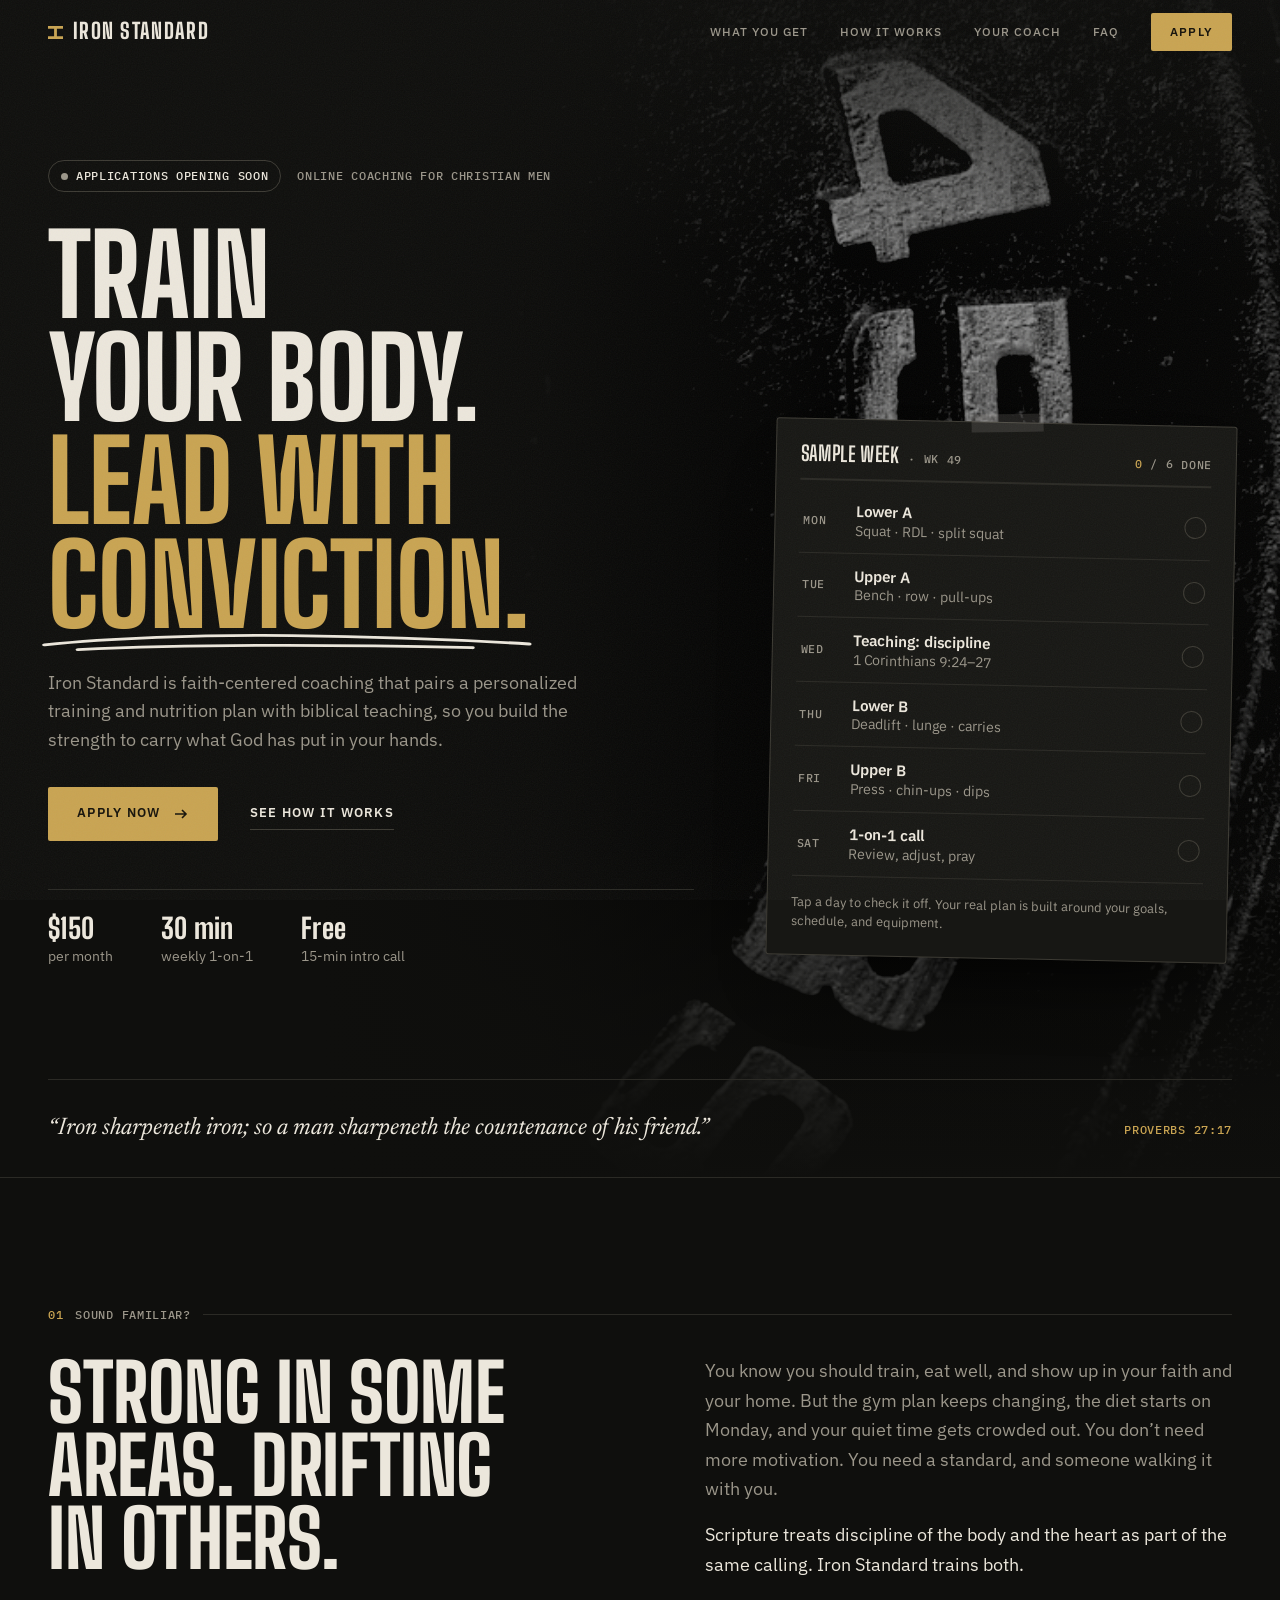
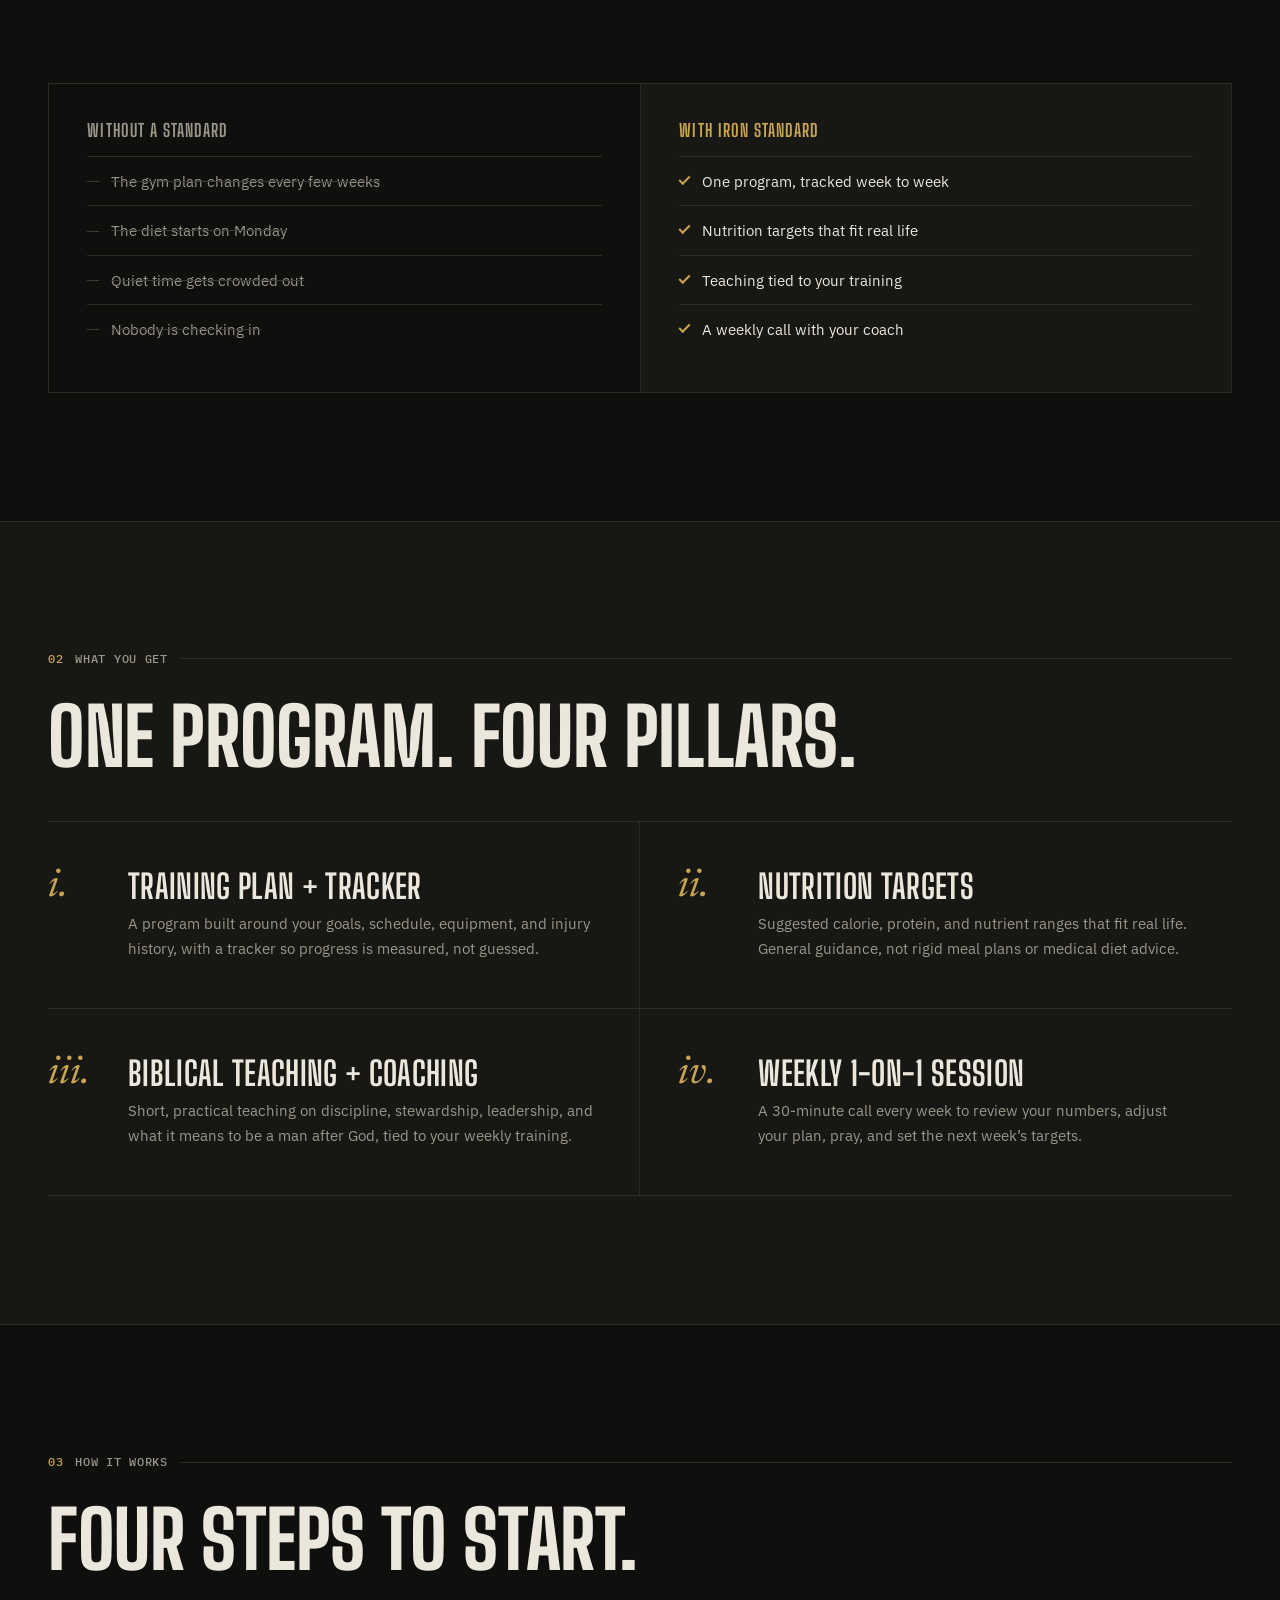
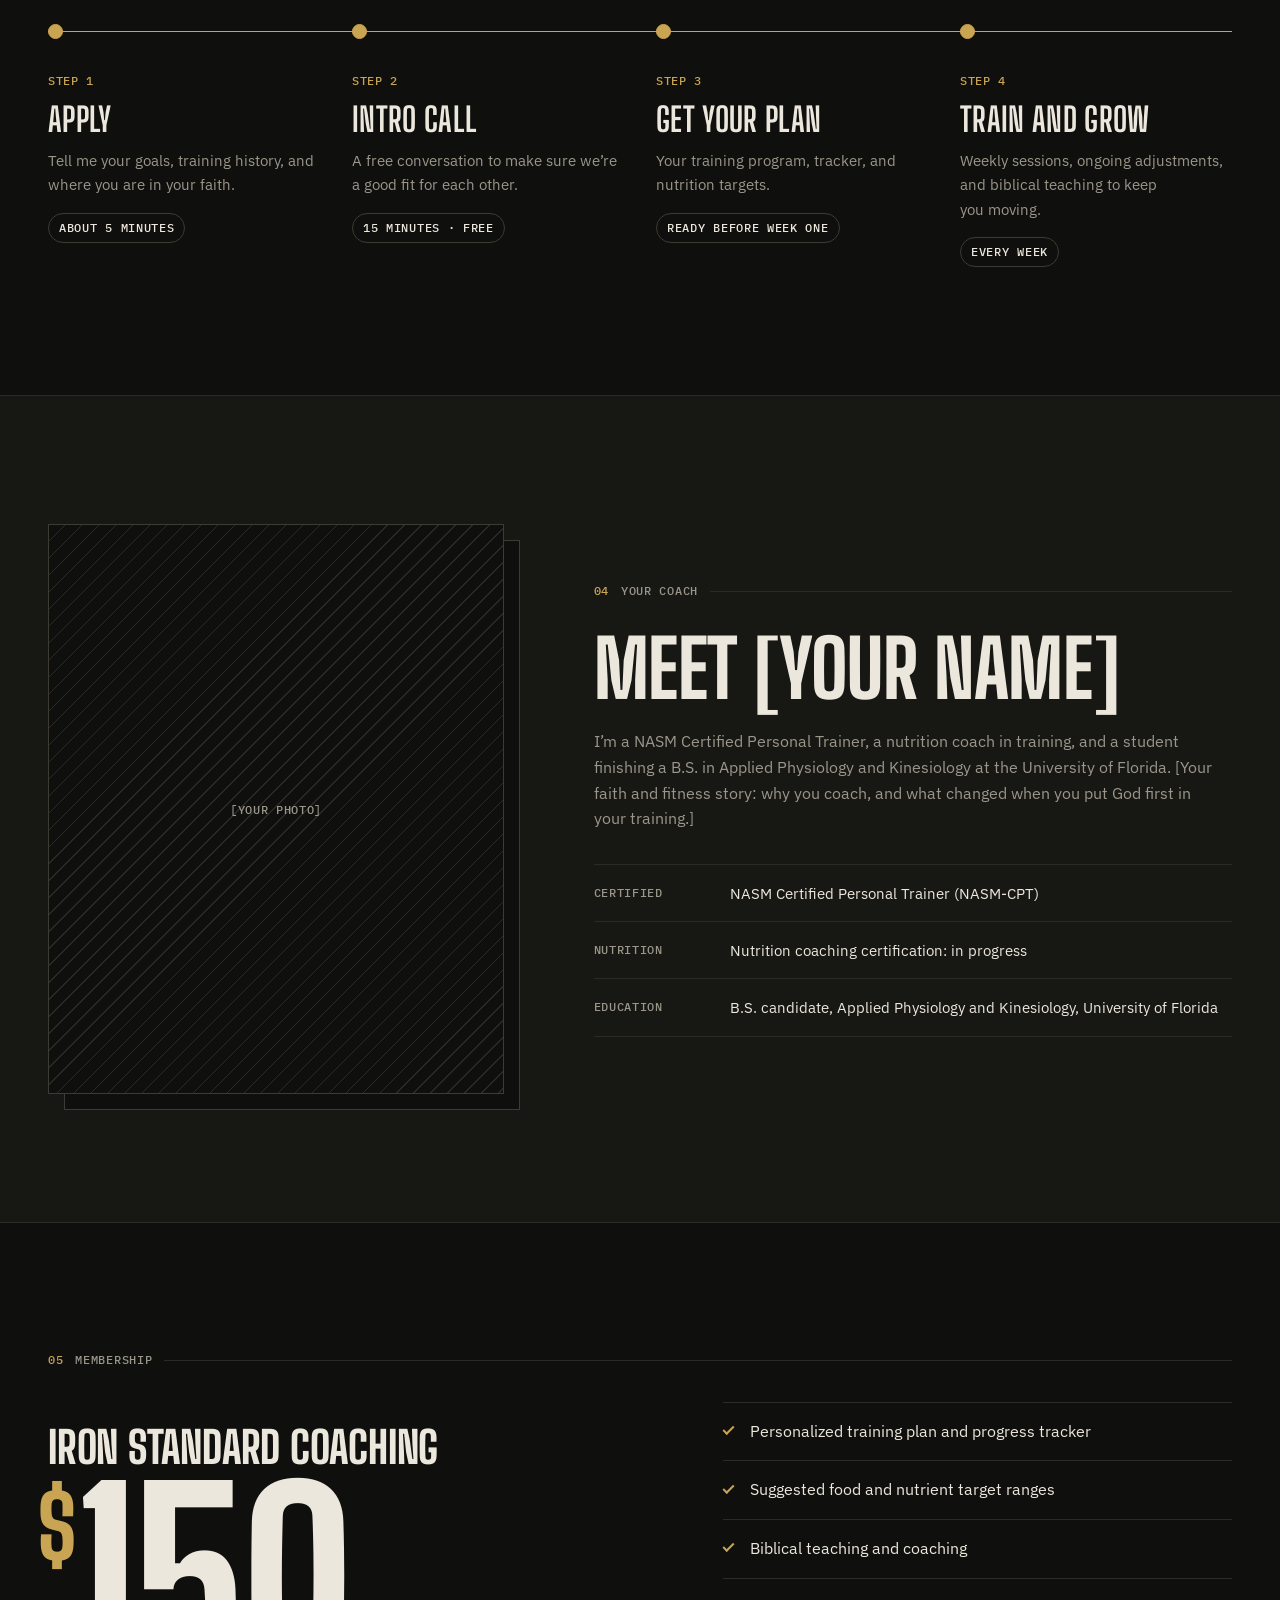
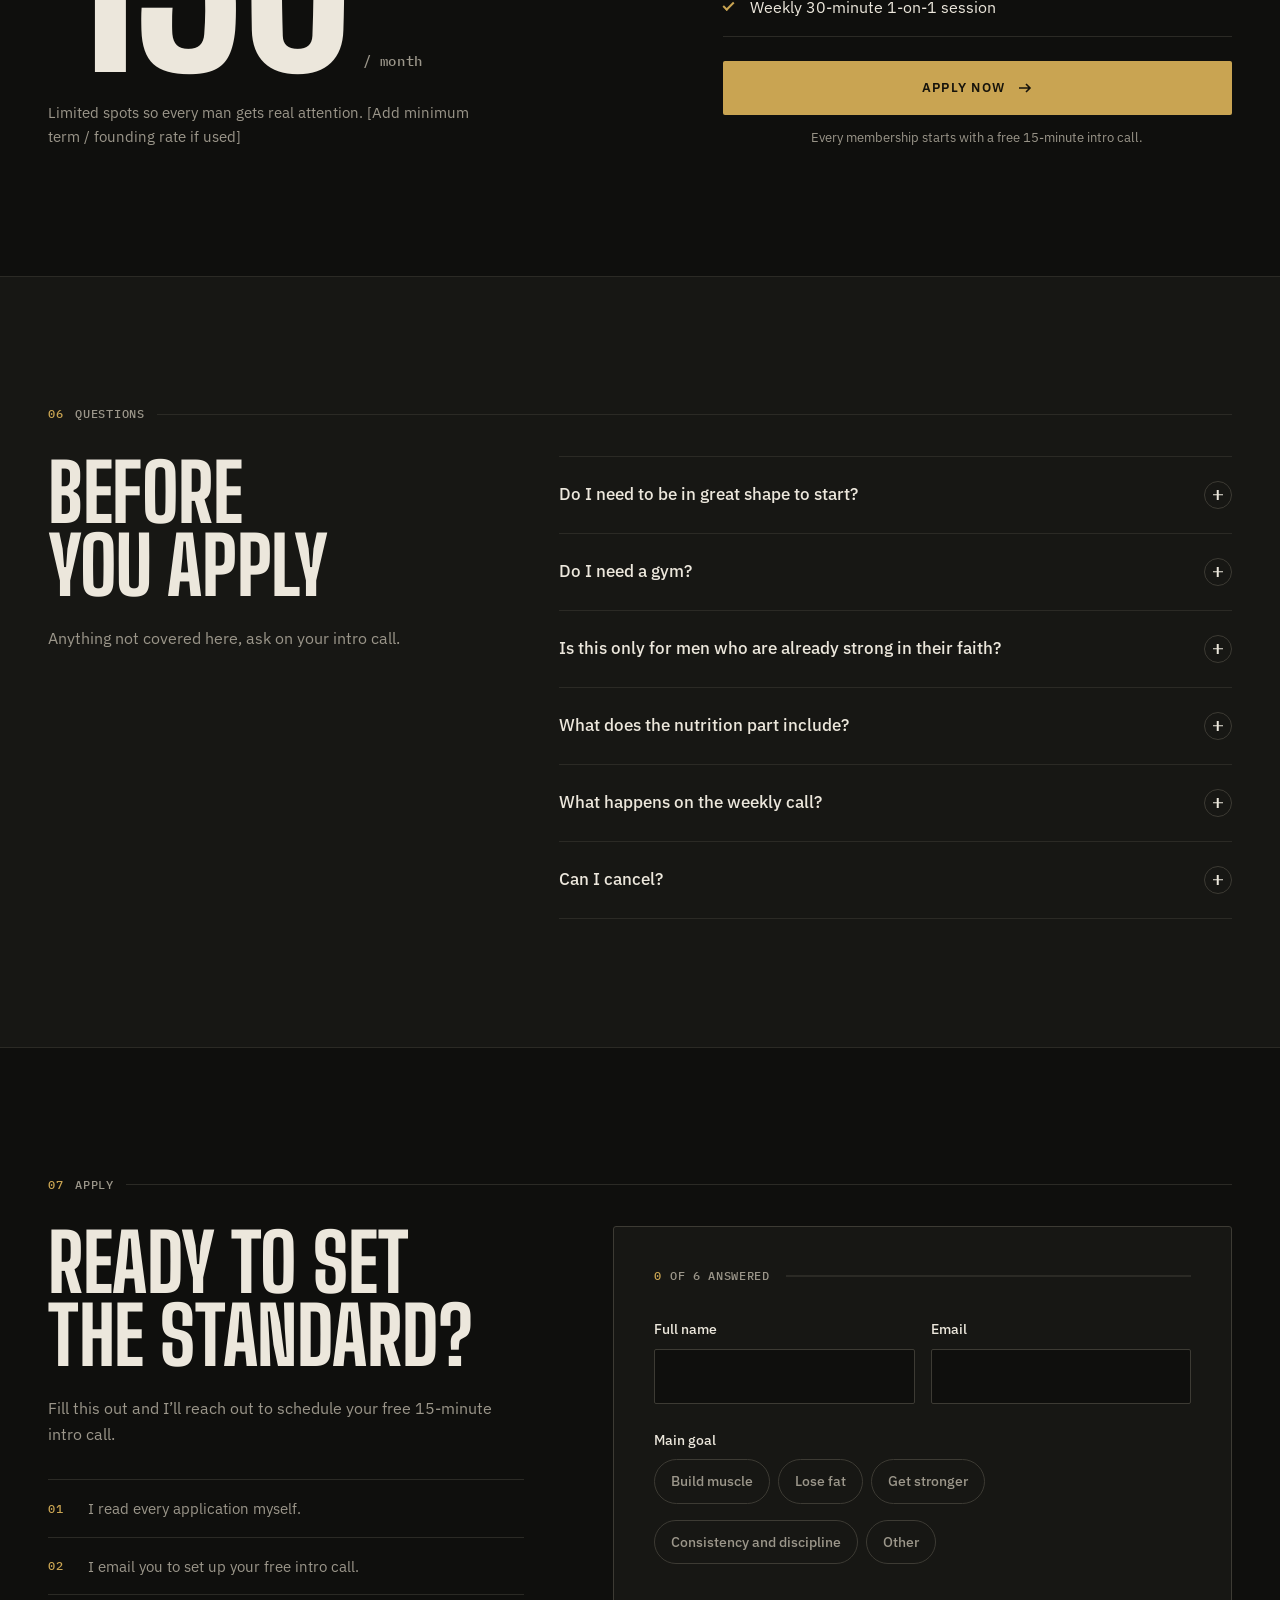
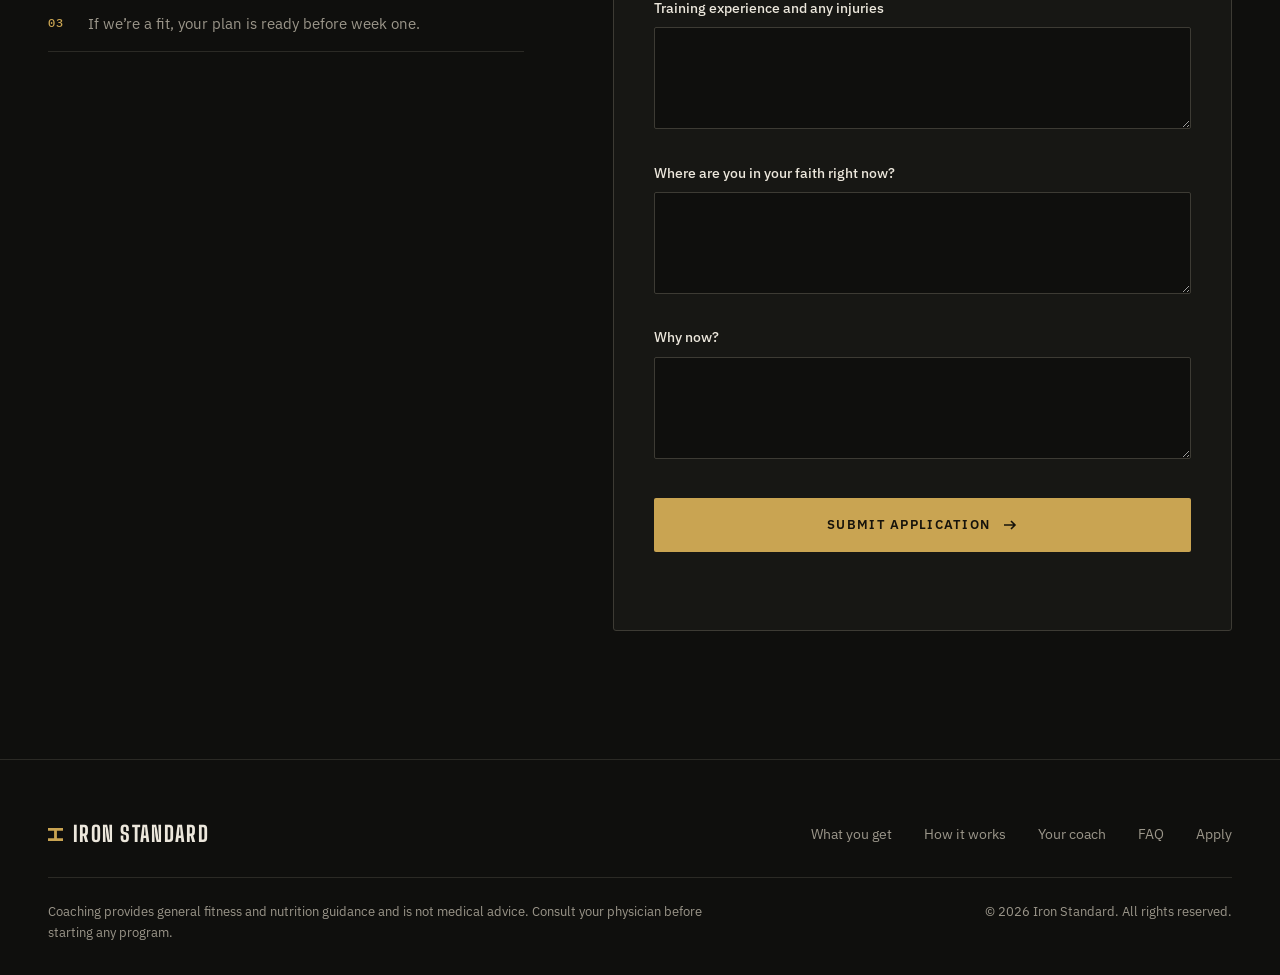
<file: index.html>
<!doctype html>
<html lang="en">
<head>
  <meta charset="utf-8">
  <meta name="viewport" content="width=device-width, initial-scale=1, viewport-fit=cover">
  <title>Iron Standard — Online Fitness Coaching for Christian Men</title>
  <meta name="description" content="Faith-centered online coaching: a personalized training and nutrition plan paired with biblical teaching. Train your body. Lead with conviction.">
  <meta name="theme-color" content="#0f0f0d">
  <link rel="canonical" href="https://ironstandard.men/">
  <meta property="og:type" content="website">
  <meta property="og:url" content="https://ironstandard.men/">
  <meta property="og:title" content="Iron Standard — Train your body. Lead with conviction.">
  <meta property="og:description" content="Faith-centered online coaching for Christian men: a personalized training and nutrition plan, biblical teaching, and a weekly 1-on-1 call.">
  <meta property="og:image" content="https://ironstandard.men/og.png">
  <meta property="og:image:width" content="1200">
  <meta property="og:image:height" content="630">
  <meta name="twitter:card" content="summary_large_image">
  <link rel="icon" href="data:image/svg+xml,%3Csvg xmlns='http://www.w3.org/2000/svg' viewBox='0 0 32 32'%3E%3Crect width='32' height='32' rx='6' fill='%230f0f0d'/%3E%3Cpath fill='%23c9a452' d='M6 7h20v4H6zM14 7h4v18h-4zM6 21h20v4H6z'/%3E%3C/svg%3E">
  <link rel="preconnect" href="https://fonts.googleapis.com">
  <link rel="preconnect" href="https://fonts.gstatic.com" crossorigin>
  <link href="https://fonts.googleapis.com/css2?family=Big+Shoulders+Display:wght@700;800&family=IBM+Plex+Mono:wght@500&family=IBM+Plex+Sans:wght@400;500;600&family=Newsreader:ital,opsz,wght@1,6..72,400&display=swap" rel="stylesheet">
  <link rel="stylesheet" href="styles.css">
</head>
<body>
  <header class="nav" id="nav">
    <div class="wrap nav__inner">
      <a href="#top" class="logo" aria-label="Iron Standard, back to top">
        <svg class="logo__mark" viewBox="0 0 16 16" aria-hidden="true"><path d="M0 1h16v3H0zM6.5 1h3v14h-3zM0 12h16v3H0z"/></svg>
        Iron Standard
      </a>
      <nav class="nav__links" id="navlinks" aria-label="Primary">
        <a href="#what-you-get">What you get</a>
        <a href="#how-it-works">How it works</a>
        <a href="#coach">Your coach</a>
        <a href="#faq">FAQ</a>
        <a href="#apply" class="btn btn--accent btn--sm nav__apply">Apply</a>
        <p class="nav__meta">$150 / month · Free 15-minute intro call</p>
      </nav>
      <button class="nav__toggle" type="button" aria-label="Open menu" aria-expanded="false" aria-controls="navlinks"><span></span><span></span></button>
    </div>
    <div class="nav__progress" aria-hidden="true"></div>
  </header>

  <main>
    <section class="hero" id="top">
      <!-- Photo: Nathan Mullet on Unsplash (unsplash.com/photos/l_BP6X0EgE8), Unsplash License -->
      <div class="hero__bg" aria-hidden="true">
        <img src="img/plate-2000.webp" srcset="img/plate-1000.webp 1000w, img/plate-2000.webp 2000w" sizes="(max-width: 1024px) 100vw, 75vw" width="2000" height="1333" alt="" fetchpriority="high" decoding="async">
      </div>
      <div class="wrap hero__grid">
        <div class="hero__copy">
          <p class="hero__kicker reveal">
            <span class="status" id="status"><span class="status__dot"></span><span id="status-text">Applications opening soon</span></span>
            Online coaching for Christian men
          </p>
          <h1 class="reveal" style="--d:.06s"><span>Train your body.</span> <span class="accent">Lead with <span class="scribble">conviction.<svg viewBox="0 0 300 24" preserveAspectRatio="none" aria-hidden="true"><path d="M4 16c38-7 92-11 148-10 52 1 96 4 142 9M24 21c60-5 140-6 236-2"/></svg></span></span></h1>
          <p class="lead reveal" style="--d:.12s">Iron Standard is faith-centered coaching that pairs a personalized training and nutrition plan with biblical teaching, so you build the strength to carry what God has put in your hands.</p>
          <div class="hero__cta reveal" style="--d:.18s">
            <a href="#apply" class="btn btn--accent">Apply now <svg viewBox="0 0 16 16" aria-hidden="true"><path d="M2 8h11M9 4l4 4-4 4"/></svg></a>
            <a href="#how-it-works" class="link-arrow">See how it works</a>
          </div>
          <ul class="hero__facts reveal" style="--d:.24s">
            <li><strong>$150</strong>per month</li>
            <li><strong>30 min</strong>weekly 1-on-1</li>
            <li><strong>Free</strong>15-min intro call</li>
          </ul>
        </div>

        <aside class="week reveal" id="week" style="--d:.3s" aria-label="Sample training week">
          <div class="week__head">
            <span class="week__title">Sample week <span class="week__no" id="week-no"></span></span>
            <span class="week__count"><b id="week-done">0</b> / 6 done</span>
          </div>
          <div class="week__bar"><span id="week-bar"></span></div>
          <ul class="week__list">
            <li><button type="button" class="week__item" aria-pressed="false"><span class="week__day">Mon</span><span class="week__what"><b>Lower A</b>Squat · RDL · split squat</span><span class="week__check"></span></button></li>
            <li><button type="button" class="week__item" aria-pressed="false"><span class="week__day">Tue</span><span class="week__what"><b>Upper A</b>Bench · row · pull-ups</span><span class="week__check"></span></button></li>
            <li><button type="button" class="week__item" aria-pressed="false"><span class="week__day">Wed</span><span class="week__what"><b>Teaching: discipline</b>1 Corinthians 9:24–27</span><span class="week__check"></span></button></li>
            <li><button type="button" class="week__item" aria-pressed="false"><span class="week__day">Thu</span><span class="week__what"><b>Lower B</b>Deadlift · lunge · carries</span><span class="week__check"></span></button></li>
            <li><button type="button" class="week__item" aria-pressed="false"><span class="week__day">Fri</span><span class="week__what"><b>Upper B</b>Press · chin-ups · dips</span><span class="week__check"></span></button></li>
            <li><button type="button" class="week__item" aria-pressed="false"><span class="week__day">Sat</span><span class="week__what"><b>1-on-1 call</b>Review, adjust, pray</span><span class="week__check"></span></button></li>
          </ul>
          <p class="week__foot">
            <span class="week__hint">Tap a day to check it off. Your real plan is built around your goals, schedule, and equipment.</span>
            <span class="week__win">Week complete. That’s the standard.</span>
          </p>
        </aside>
      </div>

      <figure class="wrap verse">
        <blockquote>“Iron sharpeneth iron; so a man sharpeneth the countenance of his friend.”</blockquote>
        <figcaption>Proverbs 27:17</figcaption>
      </figure>
    </section>

    <section class="section">
      <div class="wrap">
        <p class="sec-label"><span>01</span>Sound familiar?</p>
        <div class="split">
          <h2>Strong in some areas. Drifting in others.</h2>
          <div>
            <p class="body-lg">You know you should train, eat well, and show up in your faith and your home. But the gym plan keeps changing, the diet starts on Monday, and your quiet time gets crowded out. You don’t need more motivation. You need a standard, and someone walking it with you.</p>
            <p class="body-lg body-lg--bright">Scripture treats discipline of the body and the heart as part of the same calling. Iron Standard trains both.</p>
          </div>
        </div>

        <div class="contrast reveal">
          <div class="contrast__col contrast__col--off">
            <h3>Without a standard</h3>
            <ul>
              <li>The gym plan changes every few weeks</li>
              <li>The diet starts on Monday</li>
              <li>Quiet time gets crowded out</li>
              <li>Nobody is checking in</li>
            </ul>
          </div>
          <div class="contrast__col contrast__col--on">
            <h3>With Iron Standard</h3>
            <ul>
              <li>One program, tracked week to week</li>
              <li>Nutrition targets that fit real life</li>
              <li>Teaching tied to your training</li>
              <li>A weekly call with your coach</li>
            </ul>
          </div>
        </div>
      </div>
    </section>

    <section class="section section--raised" id="what-you-get">
      <div class="wrap">
        <p class="sec-label"><span>02</span>What you get</p>
        <h2>One program. Four pillars.</h2>
        <ol class="pillars reveal">
          <li class="pillar">
            <span class="pillar__n">i.</span>
            <h3>Training plan + tracker</h3>
            <p>A program built around your goals, schedule, equipment, and injury history, with a tracker so progress is measured, not guessed.</p>
          </li>
          <li class="pillar">
            <span class="pillar__n">ii.</span>
            <h3>Nutrition targets</h3>
            <p>Suggested calorie, protein, and nutrient ranges that fit real life. General guidance, not rigid meal plans or medical diet advice.</p>
          </li>
          <li class="pillar">
            <span class="pillar__n">iii.</span>
            <h3>Biblical teaching + coaching</h3>
            <p>Short, practical teaching on discipline, stewardship, leadership, and what it means to be a man after God, tied to your weekly training.</p>
          </li>
          <li class="pillar">
            <span class="pillar__n">iv.</span>
            <h3>Weekly 1-on-1 session</h3>
            <p>A 30-minute call every week to review your numbers, adjust your plan, pray, and set the next week’s targets.</p>
          </li>
        </ol>
      </div>
    </section>

    <section class="section" id="how-it-works">
      <div class="wrap">
        <p class="sec-label"><span>03</span>How it works</p>
        <h2>Four steps to start.</h2>
        <ol class="steps">
          <li class="step" style="--i:0"><span class="step__dot"></span><span class="step__n">Step 1</span><h3>Apply</h3><p>Tell me your goals, training history, and where you are in your faith.</p><span class="step__meta">About 5 minutes</span></li>
          <li class="step" style="--i:1"><span class="step__dot"></span><span class="step__n">Step 2</span><h3>Intro call</h3><p>A free conversation to make sure we’re a good fit for each other.</p><span class="step__meta">15 minutes · free</span></li>
          <li class="step" style="--i:2"><span class="step__dot"></span><span class="step__n">Step 3</span><h3>Get your plan</h3><p>Your training program, tracker, and nutrition targets.</p><span class="step__meta">Ready before week one</span></li>
          <li class="step" style="--i:3"><span class="step__dot"></span><span class="step__n">Step 4</span><h3>Train and grow</h3><p>Weekly sessions, ongoing adjustments, and biblical teaching to keep you moving.</p><span class="step__meta">Every week</span></li>
        </ol>
      </div>
    </section>

    <section class="section section--raised" id="coach">
      <div class="wrap coach">
        <div class="coach__photo reveal"><span>[Your photo]</span></div>
        <div class="coach__text">
          <p class="sec-label"><span>04</span>Your coach</p>
          <h2>Meet [Your name]</h2>
          <p class="body-md">I’m a NASM Certified Personal Trainer, a nutrition coach in training, and a student finishing a B.S. in Applied Physiology and Kinesiology at the University of Florida. [Your faith and fitness story: why you coach, and what changed when you put God first in your training.]</p>
          <dl class="creds">
            <div><dt>Certified</dt><dd>NASM Certified Personal Trainer (NASM-CPT)</dd></div>
            <div><dt>Nutrition</dt><dd>Nutrition coaching certification: in progress</dd></div>
            <div><dt>Education</dt><dd>B.S. candidate, Applied Physiology and Kinesiology, University of Florida</dd></div>
          </dl>
        </div>
      </div>
    </section>

    <section class="section" id="membership">
      <div class="wrap">
        <p class="sec-label"><span>05</span>Membership</p>
        <div class="price">
          <div class="price__main">
            <h2>Iron Standard Coaching</h2>
            <p class="price__amt"><span class="price__cur">$</span>150<span class="price__per">/ month</span></p>
            <p class="price__note">Limited spots so every man gets real attention. [Add minimum term / founding rate if used]</p>
          </div>
          <div class="price__side">
            <ul class="price__list">
              <li>Personalized training plan and progress tracker</li>
              <li>Suggested food and nutrient target ranges</li>
              <li>Biblical teaching and coaching</li>
              <li>Weekly 30-minute 1-on-1 session</li>
            </ul>
            <a href="#apply" class="btn btn--accent btn--block">Apply now <svg viewBox="0 0 16 16" aria-hidden="true"><path d="M2 8h11M9 4l4 4-4 4"/></svg></a>
            <p class="price__fine">Every membership starts with a free 15-minute intro call.</p>
          </div>
        </div>
      </div>
    </section>

    <section class="section section--raised" id="faq">
      <div class="wrap">
        <p class="sec-label"><span>06</span>Questions</p>
        <div class="faq-grid">
          <div class="faq-grid__head">
            <h2>Before you apply</h2>
            <p class="body-md">Anything not covered here, ask on your intro call.</p>
          </div>
          <div class="faq reveal">
            <details name="faq">
              <summary>Do I need to be in great shape to start?<span class="faq__icon" aria-hidden="true"></span></summary>
              <p>No. Every program is built around where you are today. If you can commit to showing up, we’ll scale the training to your level.</p>
            </details>
            <details name="faq">
              <summary>Do I need a gym?<span class="faq__icon" aria-hidden="true"></span></summary>
              <p>Not necessarily. Tell me what equipment you have access to on your application and I’ll build the plan around it, whether that’s a full gym, a garage setup, or just dumbbells.</p>
            </details>
            <details name="faq">
              <summary>Is this only for men who are already strong in their faith?<span class="faq__icon" aria-hidden="true"></span></summary>
              <p>No. Whether you’re rock solid, rusty, or just getting started, you’re welcome. The teaching meets you where you are.</p>
            </details>
            <details name="faq">
              <summary>What does the nutrition part include?<span class="faq__icon" aria-hidden="true"></span></summary>
              <p>Suggested calorie, protein, and nutrient target ranges that fit your goals and your life. It’s general guidance, not rigid meal plans or medical diet advice.</p>
            </details>
            <details name="faq">
              <summary>What happens on the weekly call?<span class="faq__icon" aria-hidden="true"></span></summary>
              <p>Thirty minutes to review your numbers, adjust your training and targets, pray together, and set the next week’s goals.</p>
            </details>
            <details name="faq">
              <summary>Can I cancel?<span class="faq__icon" aria-hidden="true"></span></summary>
              <p>[Add your cancellation / minimum term policy here.]</p>
            </details>
          </div>
        </div>
      </div>
    </section>

    <section class="section" id="apply">
      <div class="wrap">
        <p class="sec-label"><span>07</span>Apply</p>
        <div class="apply">
          <div class="apply__intro">
            <h2>Ready to set the standard?</h2>
            <p class="body-md">Fill this out and I’ll reach out to schedule your free 15-minute intro call.</p>
            <ol class="next">
              <li>I read every application myself.</li>
              <li>I email you to set up your free intro call.</li>
              <li>If we’re a fit, your plan is ready before week one.</li>
            </ol>
          </div>

          <form class="form reveal" id="apply-form" novalidate>
            <div class="form__progress" aria-hidden="true">
              <span><b id="form-count">0</b> of 6 answered</span>
              <span class="form__bar"><span id="form-bar"></span></span>
            </div>

            <div class="form__row">
              <div class="field" data-msg="Enter your name.">
                <label for="name">Full name</label>
                <input id="name" name="name" type="text" autocomplete="name" required aria-describedby="name-msg">
                <small class="field__msg" id="name-msg"></small>
              </div>
              <div class="field" data-msg="Enter a valid email address.">
                <label for="email">Email</label>
                <input id="email" name="email" type="email" autocomplete="email" inputmode="email" required aria-describedby="email-msg">
                <small class="field__msg" id="email-msg"></small>
              </div>
            </div>

            <fieldset class="field field--chips" data-msg="Pick the goal that fits best.">
              <legend>Main goal</legend>
              <div class="chips">
                <label class="chip"><input type="radio" name="goal" value="Build muscle" required><span>Build muscle</span></label>
                <label class="chip"><input type="radio" name="goal" value="Lose fat"><span>Lose fat</span></label>
                <label class="chip"><input type="radio" name="goal" value="Get stronger"><span>Get stronger</span></label>
                <label class="chip"><input type="radio" name="goal" value="Build consistency and discipline"><span>Consistency and discipline</span></label>
                <label class="chip"><input type="radio" name="goal" value="Other"><span>Other</span></label>
              </div>
              <small class="field__msg"></small>
            </fieldset>

            <div class="field" data-msg="A sentence or two is plenty.">
              <label for="experience">Training experience and any injuries</label>
              <textarea id="experience" name="experience" rows="3" required aria-describedby="experience-msg"></textarea>
              <small class="field__msg" id="experience-msg"></small>
            </div>

            <div class="field" data-msg="A sentence or two is plenty.">
              <label for="faith">Where are you in your faith right now?</label>
              <textarea id="faith" name="faith" rows="3" required aria-describedby="faith-msg"></textarea>
              <small class="field__msg" id="faith-msg"></small>
            </div>

            <div class="field" data-msg="A sentence or two is plenty.">
              <label for="why">Why now?</label>
              <textarea id="why" name="why" rows="3" required aria-describedby="why-msg"></textarea>
              <small class="field__msg" id="why-msg"></small>
            </div>

            <input type="text" name="_gotcha" tabindex="-1" autocomplete="off" class="hp" aria-hidden="true">
            <button type="submit" class="btn btn--accent btn--block"><span class="btn__label">Submit application</span> <svg viewBox="0 0 16 16" aria-hidden="true"><path d="M2 8h11M9 4l4 4-4 4"/></svg></button>
            <p class="form__status" id="form-status" role="status" aria-live="polite"></p>
          </form>
        </div>
      </div>
    </section>
  </main>

  <footer class="footer" id="footer">
    <div class="wrap">
      <div class="footer__top">
        <a href="#top" class="logo">
          <svg class="logo__mark" viewBox="0 0 16 16" aria-hidden="true"><path d="M0 1h16v3H0zM6.5 1h3v14h-3zM0 12h16v3H0z"/></svg>
          Iron Standard
        </a>
        <nav class="footer__nav" aria-label="Footer">
          <a href="#what-you-get">What you get</a>
          <a href="#how-it-works">How it works</a>
          <a href="#coach">Your coach</a>
          <a href="#faq">FAQ</a>
          <a href="#apply">Apply</a>
        </nav>
      </div>
      <div class="footer__bottom">
        <p class="footer__disc">Coaching provides general fitness and nutrition guidance and is not medical advice. Consult your physician before starting any program.</p>
        <p class="footer__copy">© <span id="year">2026</span> Iron Standard. All rights reserved.</p>
      </div>
    </div>
  </footer>

  <div class="mcta" id="mcta" inert>
    <p class="mcta__price"><b>$150</b> / month<br>Free intro call first</p>
    <a href="#apply" class="btn btn--accent btn--sm">Apply now</a>
  </div>

  <script src="script.js"></script>
</body>
</html>
</file>
<file: styles.css>
/* ==========================================================================
   Iron Standard: "the training log"
   Graph-paper grid, mono labels like logged sets, industrial condensed
   headings, scripture in a serif italic. Brass is the only accent.
   ========================================================================== */

:root {
  --ink: #0f0f0d;
  --ink-2: #171714;
  --bone: #ece7dc;
  --stone: #9b968a;
  --rule: #2b2a25;
  --rule-strong: #3d3b34;
  --brass: #c9a452;
  --brass-hi: #dcb966;
  --on-brass: #16130b;
  --danger: #e2806f;

  --display: "Big Shoulders Display", "Arial Narrow", sans-serif;
  --body: "IBM Plex Sans", system-ui, sans-serif;
  --mono: "IBM Plex Mono", ui-monospace, monospace;
  --serif: "Newsreader", Georgia, serif;

  --s1: 4px; --s2: 8px; --s3: 12px; --s4: 16px; --s5: 24px;
  --s6: 32px; --s7: 48px; --s8: 64px; --s9: 96px; --s10: 128px;

  --gutter: clamp(16px, 4vw, 48px);
  --nav-h: 64px;
  --ease: cubic-bezier(.2, .7, .2, 1);

  interpolate-size: allow-keywords;
}

*, *::before, *::after { box-sizing: border-box; }
html {
  scroll-behavior: smooth;
  scroll-padding-top: calc(var(--nav-h) + var(--s4));
  -webkit-text-size-adjust: 100%;
  scrollbar-color: var(--rule-strong) var(--ink);
}
::-webkit-scrollbar { width: 10px; }
::-webkit-scrollbar-track { background: var(--ink); }
::-webkit-scrollbar-thumb { background: var(--rule-strong); border: 2px solid var(--ink); border-radius: 10px; }
::selection { background: var(--brass); color: var(--on-brass); }

body {
  margin: 0;
  background: var(--ink);
  color: var(--bone);
  font: 400 16px/1.6 var(--body);
  -webkit-font-smoothing: antialiased;
  overflow-x: hidden;
}
/* Film grain: sits over everything, never catches clicks */
body::after {
  content: "";
  position: fixed; inset: 0; z-index: 90; pointer-events: none;
  opacity: .05;
  background: url("data:image/svg+xml,%3Csvg xmlns='http://www.w3.org/2000/svg' width='180' height='180'%3E%3Cfilter id='n'%3E%3CfeTurbulence type='fractalNoise' baseFrequency='.85' numOctaves='2' stitchTiles='stitch'/%3E%3C/filter%3E%3Crect width='100%25' height='100%25' filter='url(%23n)'/%3E%3C/svg%3E");
}

h1, h2, h3 {
  font-family: var(--display);
  font-weight: 800;
  text-transform: uppercase;
  line-height: .92;
  letter-spacing: -.005em;
  margin: 0;
  text-wrap: balance;
}
h2 { font-size: clamp(2.75rem, 6.2vw, 5rem); margin-bottom: var(--s5); }
h3 { font-size: 1.5rem; font-weight: 700; line-height: 1; letter-spacing: .01em; }
p { margin: 0 0 var(--s4); text-wrap: pretty; }
a { color: inherit; text-decoration: none; }
:focus-visible { outline: 2px solid var(--brass); outline-offset: 3px; }
.accent { color: var(--brass); }

.wrap { width: min(1200px, 100% - 2 * var(--gutter)); margin-inline: auto; }

.mono, .sec-label, .hero__kicker, .week__day, .week__count, .step__n, .step__meta,
.creds dt, .form__progress, .status, .next li::before {
  font-family: var(--mono);
  font-weight: 500;
  font-size: .72rem;
  letter-spacing: .06em;
  text-transform: uppercase;
}

/* Section label: "01 ─ Sound familiar? ──────────" */
.sec-label {
  display: flex; align-items: center; gap: var(--s3);
  color: var(--stone);
  margin: 0 0 var(--s6);
}
.sec-label span { color: var(--brass); }
.sec-label::after { content: ""; flex: 1; height: 1px; background: var(--rule); }

/* ---------- Buttons ---------- */
.btn {
  display: inline-flex; align-items: center; justify-content: center; gap: var(--s3);
  font: 600 .8rem/1 var(--body);
  letter-spacing: .1em; text-transform: uppercase;
  padding: 18px 28px;
  border: 1px solid transparent; border-radius: 2px;
  cursor: pointer;
  transition: background-color .2s, color .2s, border-color .2s;
}
.btn svg { width: 16px; height: 16px; fill: none; stroke: currentColor; stroke-width: 1.6; transition: transform .3s var(--ease); }
.btn:hover svg { transform: translateX(4px); }
.btn--accent { background: var(--brass); color: var(--on-brass); }
.btn--accent:hover { background: var(--brass-hi); }
.btn--sm { padding: 12px 18px; font-size: .74rem; }
.btn--block { width: 100%; }
.btn:disabled { opacity: .6; cursor: progress; }

.link-arrow {
  font: 600 .8rem/1 var(--body); letter-spacing: .1em; text-transform: uppercase;
  padding: 10px 0;
  background: linear-gradient(var(--brass), var(--brass)) left bottom / 0 1px no-repeat,
              linear-gradient(var(--rule-strong), var(--rule-strong)) left bottom / 100% 1px no-repeat;
  transition: background-size .35s var(--ease);
}
.link-arrow:hover { background-size: 100% 1px, 100% 1px; }

/* ---------- Nav ---------- */
.nav {
  position: fixed; inset: 0 0 auto; z-index: 50;
  border-bottom: 1px solid transparent;
  transition: transform .35s var(--ease), background-color .3s, border-color .3s;
}
.nav--solid { background: var(--ink); border-color: var(--rule); }
.nav--hidden { transform: translateY(-100%); }
.nav__inner { display: flex; align-items: center; justify-content: space-between; height: var(--nav-h); }
.nav__progress {
  position: absolute; left: 0; bottom: -1px; width: 100%; height: 1px;
  background: var(--brass);
  transform-origin: left; transform: scaleX(var(--p, 0));
}

.logo {
  display: inline-flex; align-items: center; gap: 10px;
  font: 800 1.35rem/1 var(--display); letter-spacing: .06em; text-transform: uppercase;
}
.logo__mark { width: 15px; height: 15px; fill: var(--brass); }

.nav__links { display: flex; align-items: center; gap: var(--s6); }
.nav__links a:not(.btn) {
  position: relative;
  font-size: .78rem; font-weight: 500; letter-spacing: .08em; text-transform: uppercase;
  color: var(--stone);
  padding: 6px 0;
  transition: color .2s;
}
.nav__links a:not(.btn)::after {
  content: ""; position: absolute; left: 0; right: 0; bottom: 0; height: 1px;
  background: var(--brass);
  transform: scaleX(0); transform-origin: left;
  transition: transform .3s var(--ease);
}
.nav__links a:not(.btn):hover, .nav__links a.active { color: var(--bone); }
.nav__links a.active::after { transform: scaleX(1); }
.nav__meta { display: none; }

.nav__toggle {
  display: none;
  width: 44px; height: 44px; margin-right: -10px;
  background: none; border: 0; cursor: pointer;
  flex-direction: column; justify-content: center; align-items: center; gap: 6px;
}
.nav__toggle span { display: block; width: 22px; height: 1.5px; background: var(--bone); transition: transform .3s var(--ease); }
.nav__toggle[aria-expanded="true"] span:first-child { transform: translateY(3.75px) rotate(45deg); }
.nav__toggle[aria-expanded="true"] span:last-child { transform: translateY(-3.75px) rotate(-45deg); }

/* ---------- Hero ---------- */
.hero {
  position: relative;
  padding-top: calc(var(--nav-h) + clamp(48px, 8vw, 96px));
  border-bottom: 1px solid var(--rule);
  overflow: hidden;
}
/* 45 lb plate, pushed dark and gritty, fading into ink behind the copy */
.hero__bg { position: absolute; inset: 0; pointer-events: none; }
.hero__bg img {
  position: absolute; top: 0; right: 0;
  width: 75%; height: 100%;
  object-fit: cover; object-position: 30% 50%;
  filter: brightness(.72) contrast(1.4);
}
.hero__bg::after {
  content: ""; position: absolute; inset: 0;
  background:
    linear-gradient(90deg, var(--ink) 25%, rgba(15, 15, 13, .82) 42%, rgba(15, 15, 13, .15) 66%, rgba(15, 15, 13, .35) 100%),
    linear-gradient(0deg, var(--ink) 0%, rgba(15, 15, 13, 0) 28%),
    linear-gradient(180deg, rgba(15, 15, 13, .75) 0%, rgba(15, 15, 13, 0) 22%),
    radial-gradient(ellipse at 70% 45%, transparent 35%, rgba(15, 15, 13, .55) 100%);
}
.hero__grid {
  position: relative;
  display: grid;
  grid-template-columns: minmax(0, 1.4fr) minmax(0, 1fr);
  gap: clamp(40px, 6vw, 96px);
  align-items: end;
}
.hero__kicker {
  display: flex; flex-wrap: wrap; align-items: center; gap: var(--s3) var(--s4);
  color: var(--stone);
  margin-bottom: var(--s6);
}
.status {
  display: inline-flex; align-items: center; gap: var(--s2);
  padding: 6px 12px;
  border: 1px solid var(--rule-strong); border-radius: 999px;
  color: var(--bone);
}
.status__dot { width: 7px; height: 7px; border-radius: 50%; background: var(--stone); }
.status--open .status__dot { background: var(--brass); box-shadow: 0 0 0 0 rgba(201, 164, 82, .6); animation: pulse 2.2s infinite; }
@keyframes pulse { 70% { box-shadow: 0 0 0 7px rgba(201, 164, 82, 0); } 100% { box-shadow: 0 0 0 0 rgba(201, 164, 82, 0); } }

.hero h1 { font-size: clamp(3.5rem, 9vw, 7rem); margin-bottom: var(--s6); }
.hero h1 > span { display: block; }

.scribble { position: relative; display: inline-block; }
.scribble svg {
  position: absolute; left: -2%; bottom: -.14em;
  width: 104%; height: .2em; overflow: visible;
}
.scribble path {
  fill: none; stroke: var(--bone); stroke-width: 3; stroke-linecap: round;
  stroke-dasharray: 600; stroke-dashoffset: 0;
}
.js .scribble path { stroke-dashoffset: 600; transition: stroke-dashoffset 1.1s var(--ease) .9s; }
.js h1.in .scribble path { stroke-dashoffset: 0; }

.lead { font-size: clamp(1.02rem, 1.4vw, 1.15rem); color: var(--stone); max-width: 33em; margin-bottom: var(--s6); }
.hero__cta { display: flex; flex-wrap: wrap; align-items: center; gap: var(--s4) var(--s6); margin-bottom: var(--s7); }
.hero__facts {
  list-style: none; margin: 0; padding: var(--s5) 0 0;
  border-top: 1px solid var(--rule);
  display: flex; flex-wrap: wrap; gap: var(--s4) var(--s7);
  font-size: .85rem; color: var(--stone);
}
.hero__facts strong { display: block; font: 800 1.75rem/1 var(--display); color: var(--bone); margin-bottom: var(--s1); letter-spacing: .01em; }

/* Sample week: the hero's one interactive object */
.week {
  position: relative;
  background: var(--ink-2);
  border: 1px solid var(--rule-strong);
  border-radius: 3px;
  padding: var(--s5);
  box-shadow: 0 40px 80px -40px rgba(0, 0, 0, .9);
  transform: rotate(1.2deg);
  margin-bottom: var(--s2);
}
.week::before {
  content: ""; position: absolute; top: -9px; left: 50%; width: 72px; height: 18px;
  transform: translateX(-50%) rotate(-2deg);
  background: rgba(236, 231, 220, .12);
}
.week__head { display: flex; justify-content: space-between; align-items: baseline; gap: var(--s3); margin-bottom: var(--s3); }
.week__title { font: 700 1.3rem/1 var(--display); text-transform: uppercase; letter-spacing: .03em; }
.week__no { font: 500 .72rem/1 var(--mono); color: var(--stone); letter-spacing: .06em; margin-left: var(--s1); }
.week__count { color: var(--stone); white-space: nowrap; }
.week__count b { color: var(--brass); font-weight: 500; }
.week__bar { height: 2px; background: var(--rule); margin-bottom: var(--s2); }
.week__bar span { display: block; height: 100%; background: var(--brass); transform-origin: left; transform: scaleX(0); transition: transform .5s var(--ease); }
.week__list { list-style: none; margin: 0; padding: 0; }
.week__item {
  width: 100%;
  display: grid; grid-template-columns: 40px 1fr 22px; align-items: center; gap: var(--s3);
  padding: var(--s3) var(--s1);
  background: none; border: 0; border-bottom: 1px solid var(--rule);
  color: inherit; font: inherit; text-align: left;
  cursor: pointer;
  transition: background-color .2s;
}
.week__item:hover { background: rgba(236, 231, 220, .03); }
.week__day { color: var(--stone); }
.week__what { font-size: .88rem; color: var(--stone); line-height: 1.35; }
.week__what b { display: block; color: var(--bone); font-weight: 600; font-size: .95rem; transition: color .2s; }
.week__check {
  width: 22px; height: 22px; border-radius: 50%;
  border: 1px solid var(--rule-strong);
  display: grid; place-items: center;
  transition: background-color .25s, border-color .25s;
}
.week__check::after {
  content: ""; width: 9px; height: 5px;
  border-left: 2px solid var(--on-brass); border-bottom: 2px solid var(--on-brass);
  transform: translateY(-1px) rotate(-45deg) scale(0);
  transition: transform .3s var(--ease);
}
.week__item[aria-pressed="true"] .week__check { background: var(--brass); border-color: var(--brass); }
.week__item[aria-pressed="true"] .week__check::after { transform: translateY(-1px) rotate(-45deg) scale(1); }
.week__item[aria-pressed="true"] .week__what b { color: var(--stone); text-decoration: line-through; text-decoration-color: var(--brass); }
.week__foot { font-size: .8rem; color: var(--stone); margin: var(--s4) 0 0; line-height: 1.5; }
.week__win { display: none; color: var(--brass); font-weight: 600; }
.week--done .week__hint { display: none; }
.week--done .week__win { display: inline; }

.verse {
  display: flex; flex-wrap: wrap; align-items: baseline; justify-content: space-between; gap: var(--s2) var(--s5);
  margin-top: clamp(64px, 9vw, 112px);
  margin-bottom: 0;
  padding: var(--s6) 0;
  border-top: 1px solid var(--rule);
  position: relative;
}
.verse blockquote { margin: 0; font: italic 400 clamp(1.15rem, 2.1vw, 1.5rem)/1.35 var(--serif); }
.verse figcaption { font: 500 .72rem/1 var(--mono); letter-spacing: .06em; text-transform: uppercase; color: var(--brass); }

/* ---------- Sections ---------- */
.section { padding: clamp(72px, 10vw, var(--s10)) 0; border-bottom: 1px solid var(--rule); }
.section--raised { background: var(--ink-2); }
.body-lg { font-size: clamp(1.05rem, 1.4vw, 1.18rem); color: var(--stone); line-height: 1.65; }
.body-lg--bright { color: var(--bone); }
.body-md { color: var(--stone); }

/* 01: problem */
.split {
  display: grid; grid-template-columns: minmax(0, 1.1fr) minmax(0, 1fr);
  gap: var(--s5) clamp(32px, 6vw, 96px); align-items: start;
}
.split h2 { margin: 0; }
.contrast {
  display: grid; grid-template-columns: 1fr 1fr;
  margin-top: clamp(48px, 7vw, 88px);
  border: 1px solid var(--rule);
}
.contrast__col { padding: clamp(24px, 3vw, 40px); }
.contrast__col + .contrast__col { border-left: 1px solid var(--rule); }
.contrast__col--on { background: var(--ink-2); }
.contrast h3 { font-size: 1.1rem; letter-spacing: .06em; margin-bottom: var(--s4); color: var(--stone); }
.contrast__col--on h3 { color: var(--brass); }
.contrast ul { list-style: none; margin: 0; padding: 0; }
.contrast li { display: flex; gap: var(--s3); padding: var(--s3) 0; border-top: 1px solid var(--rule); font-size: .95rem; }
.contrast__col--off li { color: var(--stone); text-decoration: line-through; text-decoration-color: var(--rule-strong); }
.contrast li::before { content: ""; flex: none; margin-top: .55em; }
.contrast__col--off li::before { width: 12px; height: 1px; background: var(--rule-strong); margin-top: .8em; }
.contrast__col--on li::before { width: 11px; height: 6px; border-left: 2px solid var(--brass); border-bottom: 2px solid var(--brass); transform: rotate(-45deg); margin-top: .45em; }

/* 02: pillars, a numbered ledger rather than cards */
.pillars {
  list-style: none; padding: 0; margin: var(--s7) 0 0;
  display: grid; grid-template-columns: repeat(2, minmax(0, 1fr));
  border-top: 1px solid var(--rule);
}
.pillar {
  position: relative;
  display: grid; grid-template-columns: 64px 1fr; gap: var(--s2) var(--s4);
  padding: clamp(28px, 4vw, 48px) clamp(16px, 3vw, 40px) clamp(28px, 4vw, 48px) 0;
  border-bottom: 1px solid var(--rule);
}
.pillar:nth-child(odd) { border-right: 1px solid var(--rule); }
.pillar:nth-child(even) { padding-left: clamp(20px, 3vw, 40px); }
.pillar::after {
  content: ""; position: absolute; left: 0; right: 0; bottom: -1px; height: 1px;
  background: var(--brass); transform: scaleX(0); transform-origin: left;
  transition: transform .5s var(--ease);
}
.pillar:hover::after { transform: scaleX(1); }
.pillar__n { grid-row: span 2; font: italic 400 2.4rem/.9 var(--serif); color: var(--brass); }
.pillar h3 { font-size: clamp(1.6rem, 2.6vw, 2.1rem); }
.pillar p { color: var(--stone); margin: 0; max-width: 34em; font-size: .95rem; }

/* 03: steps, a timeline whose line draws in */
.steps {
  position: relative;
  list-style: none; padding: 0; margin: var(--s7) 0 0;
  display: grid; grid-template-columns: repeat(4, minmax(0, 1fr)); gap: var(--s6);
}
.steps::before, .steps::after {
  content: ""; position: absolute; top: 7px; left: 0; right: 0; height: 1px;
  background: var(--rule-strong);
}
.steps::after { background: var(--brass); transform: scaleX(0); transform-origin: left; transition: transform 1.4s var(--ease); }
.steps.in::after { transform: scaleX(1); }
.step { position: relative; padding-top: var(--s7); }
.step__dot {
  position: absolute; top: 0; left: 0;
  width: 15px; height: 15px; border-radius: 50%;
  background: var(--ink); border: 1px solid var(--rule-strong);
  transition: background-color .3s, border-color .3s;
  transition-delay: calc(var(--i) * .35s);
}
.steps.in .step__dot { background: var(--brass); border-color: var(--brass); }
.step__n { display: block; color: var(--brass); margin-bottom: var(--s3); }
.step h3 { font-size: clamp(1.8rem, 2.6vw, 2.2rem); margin-bottom: var(--s3); }
.step p { color: var(--stone); font-size: .95rem; margin-bottom: var(--s4); }
.step__meta { display: inline-block; color: var(--bone); border: 1px solid var(--rule-strong); padding: 5px 10px; border-radius: 999px; }

/* 04: coach, photo offset against the column grid */
.coach {
  display: grid; grid-template-columns: minmax(0, 5fr) minmax(0, 7fr);
  gap: clamp(40px, 7vw, 112px); align-items: center;
}
.coach__photo {
  position: relative;
  aspect-ratio: 4 / 5;
  display: grid; place-items: center;
  color: var(--stone); font: 500 .72rem/1 var(--mono); letter-spacing: .06em; text-transform: uppercase;
  background: repeating-linear-gradient(135deg, transparent 0 11px, var(--rule) 11px 12px), var(--ink);
  border: 1px solid var(--rule-strong);
  box-shadow: 16px 16px 0 -1px var(--ink), 16px 16px 0 0 var(--rule-strong);
}
.coach__photo img { width: 100%; height: 100%; object-fit: cover; }
.coach__text h2 { margin-bottom: var(--s5); }
.creds { margin: var(--s6) 0 0; border-top: 1px solid var(--rule); }
.creds div { display: grid; grid-template-columns: 120px 1fr; gap: var(--s4); padding: var(--s4) 0; border-bottom: 1px solid var(--rule); }
.creds dt { color: var(--stone); padding-top: .25em; }
.creds dd { margin: 0; font-size: .95rem; }

/* 05: price, an oversized numeral */
.price {
  display: grid; grid-template-columns: minmax(0, 1.15fr) minmax(0, 1fr);
  gap: var(--s6) clamp(40px, 7vw, 112px); align-items: end;
}
.price h2 { font-size: clamp(2rem, 3.6vw, 2.75rem); margin-bottom: var(--s4); }
.price__amt {
  display: flex; align-items: flex-start;
  font: 800 clamp(7rem, 20vw, 15rem)/.8 var(--display);
  letter-spacing: -.02em;
  margin: 0 0 var(--s5) -.04em;
}
.price__cur { font-size: .36em; color: var(--brass); margin: .1em .04em 0 0; }
.price__per { align-self: flex-end; font: 500 .9rem/1 var(--mono); letter-spacing: .04em; color: var(--stone); margin: 0 0 .5em var(--s3); }
.price__note { color: var(--stone); max-width: 30em; margin: 0; font-size: .95rem; }
.price__list { list-style: none; margin: 0 0 var(--s5); padding: 0; border-top: 1px solid var(--rule); }
.price__list li { display: flex; gap: var(--s4); padding: var(--s4) 0; border-bottom: 1px solid var(--rule); }
.price__list li::before {
  content: ""; flex: none; width: 11px; height: 6px; margin-top: .45em;
  border-left: 2px solid var(--brass); border-bottom: 2px solid var(--brass); transform: rotate(-45deg);
}
.price__fine { font-size: .82rem; color: var(--stone); text-align: center; margin: var(--s3) 0 0; }

/* 06: FAQ */
.faq-grid {
  display: grid; grid-template-columns: minmax(0, 1fr) minmax(0, 1.6fr);
  gap: var(--s6) clamp(40px, 7vw, 112px); align-items: start;
}
.faq-grid__head { position: sticky; top: calc(var(--nav-h) + var(--s6)); }
.faq { border-top: 1px solid var(--rule); }
.faq details { border-bottom: 1px solid var(--rule); }
.faq summary {
  list-style: none; cursor: pointer;
  display: flex; justify-content: space-between; align-items: center; gap: var(--s5);
  padding: var(--s5) 0;
  font-weight: 500; font-size: 1.05rem;
  transition: color .2s;
}
.faq summary::-webkit-details-marker { display: none; }
.faq summary:hover { color: var(--brass); }
.faq__icon {
  position: relative; flex: none;
  width: 28px; height: 28px; border-radius: 50%;
  border: 1px solid var(--rule-strong);
  transition: background-color .25s, border-color .25s;
}
.faq__icon::before, .faq__icon::after {
  content: ""; position: absolute; left: 50%; top: 50%;
  width: 10px; height: 1.5px; background: var(--bone);
  transform: translate(-50%, -50%);
  transition: transform .3s var(--ease), background-color .25s;
}
.faq__icon::after { transform: translate(-50%, -50%) rotate(90deg); }
.faq details[open] .faq__icon { background: var(--brass); border-color: var(--brass); }
.faq details[open] .faq__icon::before, .faq details[open] .faq__icon::after { background: var(--on-brass); }
.faq details[open] .faq__icon::after { transform: translate(-50%, -50%) rotate(0); }
/* Height animation where ::details-content is supported; instant elsewhere */
.faq details::details-content {
  block-size: 0; overflow: hidden;
  transition: block-size .35s var(--ease), content-visibility .35s allow-discrete;
}
.faq details[open]::details-content { block-size: auto; }
.faq details p { color: var(--stone); padding: 0 var(--s7) var(--s5) 0; margin: 0; }

/* 07: apply */
.apply {
  display: grid; grid-template-columns: minmax(0, 1fr) minmax(0, 1.3fr);
  gap: var(--s6) clamp(40px, 7vw, 112px); align-items: start;
}
.apply__intro { position: sticky; top: calc(var(--nav-h) + var(--s6)); }
.next { list-style: none; counter-reset: n; padding: 0; margin: var(--s6) 0 0; border-top: 1px solid var(--rule); }
.next li {
  counter-increment: n;
  display: grid; grid-template-columns: 40px 1fr;
  padding: var(--s4) 0; border-bottom: 1px solid var(--rule);
  color: var(--stone); font-size: .95rem;
}
.next li::before { content: counter(n, decimal-leading-zero); color: var(--brass); padding-top: .3em; }

.form {
  background: var(--ink-2);
  border: 1px solid var(--rule-strong);
  border-radius: 3px;
  padding: clamp(20px, 4vw, 40px);
}
.form__progress { display: flex; align-items: center; gap: var(--s4); color: var(--stone); margin-bottom: var(--s2); }
.form__progress b { color: var(--brass); font-weight: 500; }
.form__bar { flex: 1; height: 2px; background: var(--rule); }
.form__bar span { display: block; height: 100%; background: var(--brass); transform-origin: left; transform: scaleX(0); transition: transform .5s var(--ease); }
.form__row { display: grid; grid-template-columns: 1fr 1fr; gap: 0 var(--s4); }

.field { margin: var(--s5) 0 0; padding: 0; border: 0; min-width: 0; }
.field label, .field legend { display: block; padding: 0; font-weight: 500; font-size: .9rem; margin-bottom: var(--s2); }
.field input[type="text"], .field input[type="email"], .field textarea {
  width: 100%;
  background: var(--ink); color: var(--bone);
  border: 1px solid var(--rule-strong); border-radius: 2px;
  padding: 14px;
  font: inherit; font-size: 1rem;
  transition: border-color .2s, box-shadow .2s;
}
.field textarea { resize: vertical; min-height: 96px; max-height: 320px; line-height: 1.5; }
.field input:focus, .field textarea:focus { outline: none; border-color: var(--brass); box-shadow: 0 0 0 3px rgba(201, 164, 82, .18); }
.field.is-invalid input, .field.is-invalid textarea { border-color: var(--danger); }
.field.is-invalid .chip span { border-color: var(--danger); }
.field__msg { display: block; margin-top: 6px; font-size: .8rem; color: var(--danger); }
.field__msg:empty { display: none; }

.chips { display: flex; flex-wrap: wrap; gap: var(--s2); }
.chip { position: relative; cursor: pointer; }
.chip input { position: absolute; inset: 0; margin: 0; opacity: 0; cursor: pointer; }
.chip span {
  display: inline-block;
  padding: 10px 16px;
  border: 1px solid var(--rule-strong); border-radius: 999px;
  font-size: .88rem; color: var(--stone);
  transition: background-color .2s, border-color .2s, color .2s;
}
.chip:hover span { border-color: var(--stone); color: var(--bone); }
.chip input:checked + span { background: var(--brass); border-color: var(--brass); color: var(--on-brass); font-weight: 600; }
.chip input:focus-visible + span { outline: 2px solid var(--brass); outline-offset: 2px; }

.form .btn { margin-top: var(--s6); }
.form__status { margin: var(--s4) 0 0; text-align: center; font-size: .9rem; min-height: 1.5em; }
.form__status.ok { color: var(--brass); }
.form__status.err { color: var(--danger); }
.hp { position: absolute; left: -9999px; width: 1px; height: 1px; opacity: 0; }

/* ---------- Footer ---------- */
.footer { padding: var(--s8) 0 var(--s6); }
.footer__top {
  display: flex; flex-wrap: wrap; align-items: center; justify-content: space-between; gap: var(--s5);
  padding-bottom: var(--s6); border-bottom: 1px solid var(--rule);
}
.footer__nav { display: flex; flex-wrap: wrap; gap: var(--s3) var(--s6); font-size: .85rem; color: var(--stone); }
.footer__nav a:hover { color: var(--bone); }
.footer__bottom {
  display: flex; flex-wrap: wrap; justify-content: space-between; gap: var(--s4);
  padding-top: var(--s5); font-size: .8rem; color: var(--stone);
}
.footer__bottom p { margin: 0; }
.footer__disc { max-width: 52em; }

/* ---------- Mobile apply bar ---------- */
.mcta { display: none; }

/* ---------- Pointer ring (fine pointers only, added by JS) ---------- */
.cursor {
  position: fixed; top: 0; left: 0; z-index: 95; pointer-events: none;
  width: 30px; height: 30px; margin: -15px 0 0 -15px;
  border: 1px solid var(--brass); border-radius: 50%;
  opacity: 0;
  transition: opacity .25s, width .25s var(--ease), height .25s var(--ease), margin .25s var(--ease), background-color .25s;
}
.cursor.on { opacity: .6; }
.cursor.hover { width: 54px; height: 54px; margin: -27px 0 0 -27px; background: rgba(201, 164, 82, .08); }

/* ---------- Reveal ---------- */
.js .reveal { opacity: 0; transform: translateY(14px); transition: opacity .8s var(--ease), transform .8s var(--ease); transition-delay: var(--d, 0s); }
.js .reveal.in { opacity: 1; transform: none; }
.js .week.reveal { transform: translateY(14px) rotate(1.2deg); }
.js .week.reveal.in { transform: rotate(1.2deg); }

/* ==========================================================================
   Responsive
   ========================================================================== */
@media (max-width: 1024px) {
  .hero__grid { grid-template-columns: 1fr; align-items: start; }
  .week { max-width: 520px; transform: none; }
  .js .week.reveal { transform: translateY(14px); }
  .js .week.reveal.in { transform: none; }
  .split, .faq-grid, .apply, .price { grid-template-columns: 1fr; }
  .faq-grid__head, .apply__intro { position: static; }
  .apply__intro { max-width: 560px; }
  .coach { grid-template-columns: minmax(0, 2fr) minmax(0, 3fr); }

  .steps { grid-template-columns: 1fr; gap: 0; }
  .steps::before, .steps::after { top: 8px; bottom: var(--s8); left: 7px; right: auto; width: 1px; height: auto; }
  .steps::after { transform: scaleY(0); transform-origin: top; }
  .steps.in::after { transform: scaleY(1); }
  .step { padding: 0 0 var(--s7) var(--s7); max-width: 560px; }
  .step:last-child { padding-bottom: 0; }
  .step__dot { top: 1px; }
}

@media (max-width: 760px) {
  :root { --nav-h: 60px; }
  body { font-size: 15px; }

  .nav__toggle { display: flex; }
  .nav--open { background: var(--ink); border-color: var(--rule); }
  .nav__links {
    position: fixed; top: var(--nav-h); left: 0; right: 0;
    height: calc(100dvh - var(--nav-h));
    flex-direction: column; align-items: stretch; gap: 0;
    padding: var(--s3) var(--gutter) calc(var(--s5) + env(safe-area-inset-bottom));
    background: var(--ink);
    opacity: 0; visibility: hidden; transform: translateY(-8px);
    transition: opacity .25s, transform .3s var(--ease), visibility 0s .3s;
  }
  .nav--open .nav__links { opacity: 1; visibility: visible; transform: none; transition: opacity .25s, transform .3s var(--ease); }
  .nav__links a:not(.btn) {
    font: 800 2.6rem/1 var(--display); letter-spacing: 0;
    color: var(--bone);
    padding: var(--s4) 0;
    border-bottom: 1px solid var(--rule);
  }
  .nav__links a:not(.btn)::after { display: none; }
  .nav__links a.active { color: var(--brass); }
  .nav__apply { margin-top: auto; padding: 18px; font-size: .8rem; }
  .nav__meta { display: block; margin: var(--s3) 0 0; text-align: center; font: 500 .72rem/1.4 var(--mono); letter-spacing: .04em; color: var(--stone); }
  html.menu-open { overflow: hidden; }

  .hero { padding-top: calc(var(--nav-h) + var(--s7)); }
  .hero__bg img { width: 100%; height: 78%; object-position: 30% 40%; filter: brightness(.5) contrast(1.35); }
  .hero__bg::after {
    background:
      linear-gradient(180deg, rgba(15, 15, 13, .55) 0%, rgba(15, 15, 13, .7) 35%, var(--ink) 78%),
      linear-gradient(90deg, rgba(15, 15, 13, .6) 0%, rgba(15, 15, 13, 0) 70%);
  }
  .hero__kicker { margin-bottom: var(--s5); }
  .hero h1 { font-size: clamp(3.1rem, 16vw, 4.75rem); margin-bottom: var(--s5); }
  .hero__cta { flex-direction: column; align-items: stretch; gap: var(--s2); margin-bottom: var(--s6); }
  .hero__cta .link-arrow { align-self: center; padding: 14px 0 10px; }
  .hero__facts { display: grid; grid-template-columns: repeat(3, 1fr); gap: var(--s3); font-size: .78rem; line-height: 1.35; }
  .hero__facts strong { font-size: 1.4rem; }
  .week { padding: var(--s4); }
  .verse { flex-direction: column; margin-top: var(--s8); padding: var(--s5) 0 var(--s6); }

  h2 { font-size: clamp(2.6rem, 12vw, 3.4rem); }
  .sec-label { margin-bottom: var(--s5); }

  .contrast { grid-template-columns: 1fr; }
  .contrast__col + .contrast__col { border-left: 0; border-top: 1px solid var(--rule); }

  .pillars { grid-template-columns: 1fr; margin-top: var(--s5); }
  .pillar, .pillar:nth-child(even) { grid-template-columns: 44px 1fr; padding: var(--s6) 0; border-right: 0; }
  .pillar:nth-child(odd) { border-right: 0; }
  .pillar__n { font-size: 1.9rem; }

  .coach { grid-template-columns: 1fr; }
  .coach__photo { width: calc(100% - var(--s4)); aspect-ratio: 1 / 1; }
  .creds div { grid-template-columns: 1fr; gap: var(--s1); }

  .price__amt { font-size: clamp(6.5rem, 34vw, 9rem); }

  .faq summary { font-size: 1rem; padding: var(--s4) 0; }
  .faq details p { padding-right: 0; }

  .form { padding: var(--s5) var(--s4); margin-inline: calc(var(--gutter) * -1 + 8px); }
  .form__row { grid-template-columns: 1fr; }

  .footer { padding-bottom: calc(110px + env(safe-area-inset-bottom)); }
  .footer__nav { gap: var(--s3) var(--s5); }

  .mcta {
    position: fixed; z-index: 40;
    left: var(--s3); right: var(--s3); bottom: calc(var(--s3) + env(safe-area-inset-bottom));
    display: flex; align-items: center; justify-content: space-between; gap: var(--s3);
    padding: var(--s2) var(--s2) var(--s2) var(--s4);
    background: var(--ink-2);
    border: 1px solid var(--rule-strong); border-radius: 6px;
    box-shadow: 0 20px 40px -12px rgba(0, 0, 0, .85);
    transform: translateY(calc(100% + 32px));
    transition: transform .4s var(--ease);
  }
  .mcta.show { transform: none; }
  .menu-open .mcta { transform: translateY(calc(100% + 32px)); }
  .mcta__price { margin: 0; font: 500 .7rem/1.35 var(--mono); letter-spacing: .04em; text-transform: uppercase; color: var(--stone); }
  .mcta__price b { font: 800 1.35rem/1 var(--display); color: var(--bone); letter-spacing: .01em; }
}

@media (prefers-reduced-motion: reduce) {
  html { scroll-behavior: auto; }
  *, *::before, *::after { transition-duration: .01ms !important; transition-delay: 0s !important; animation: none !important; }
  .js .reveal { opacity: 1; transform: none; }
}
</file>
